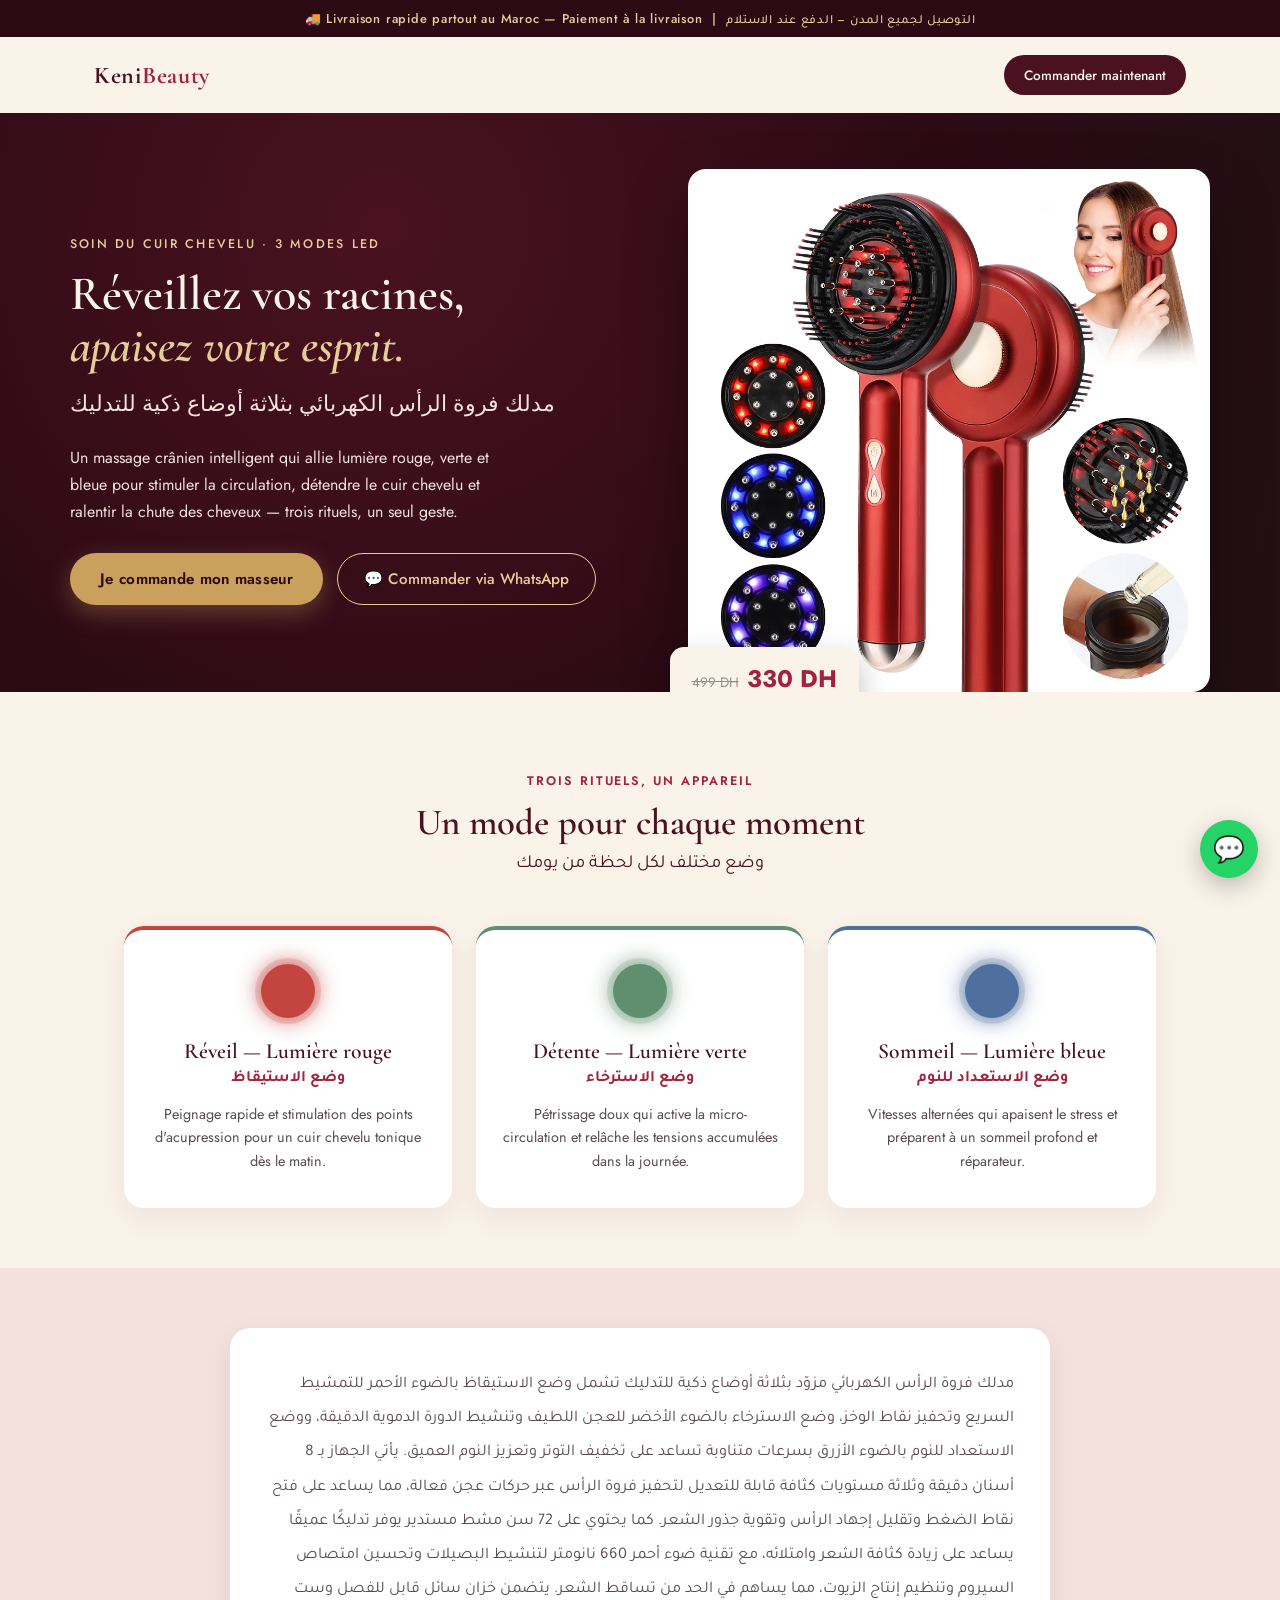
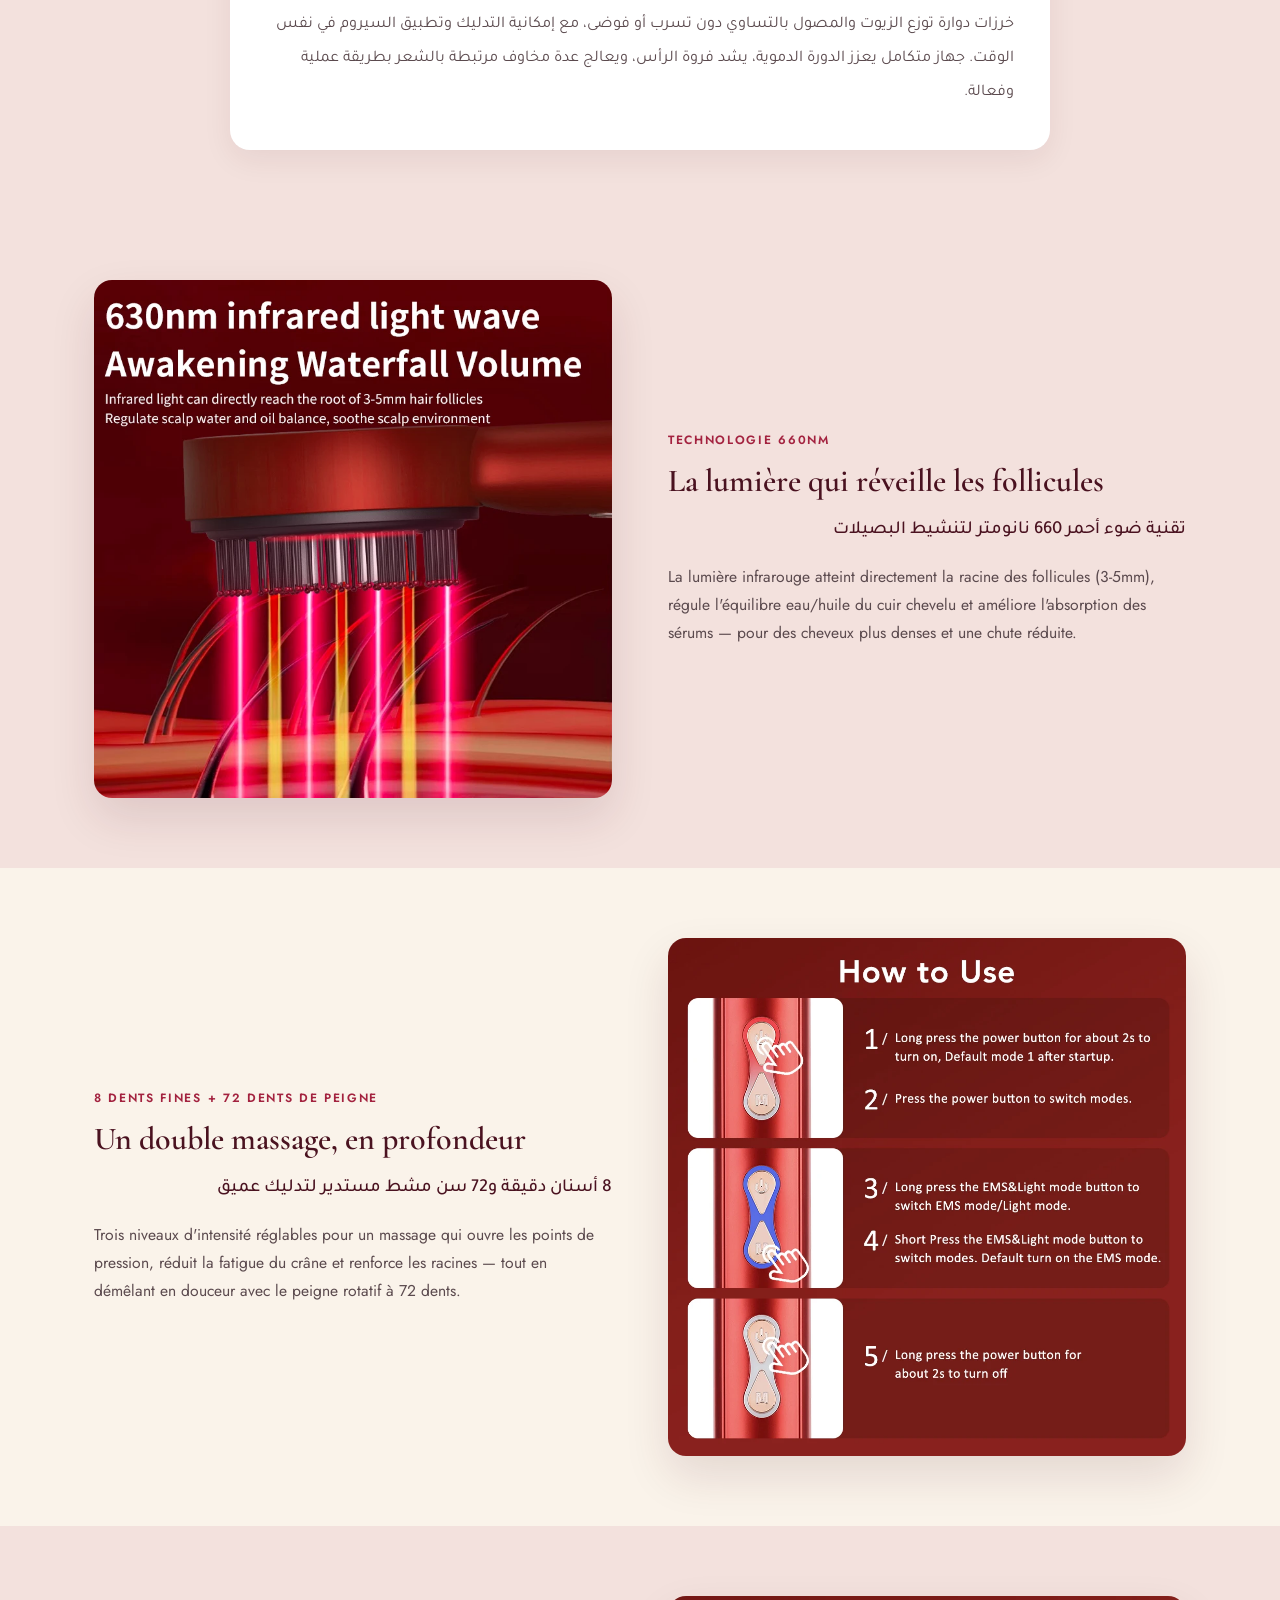
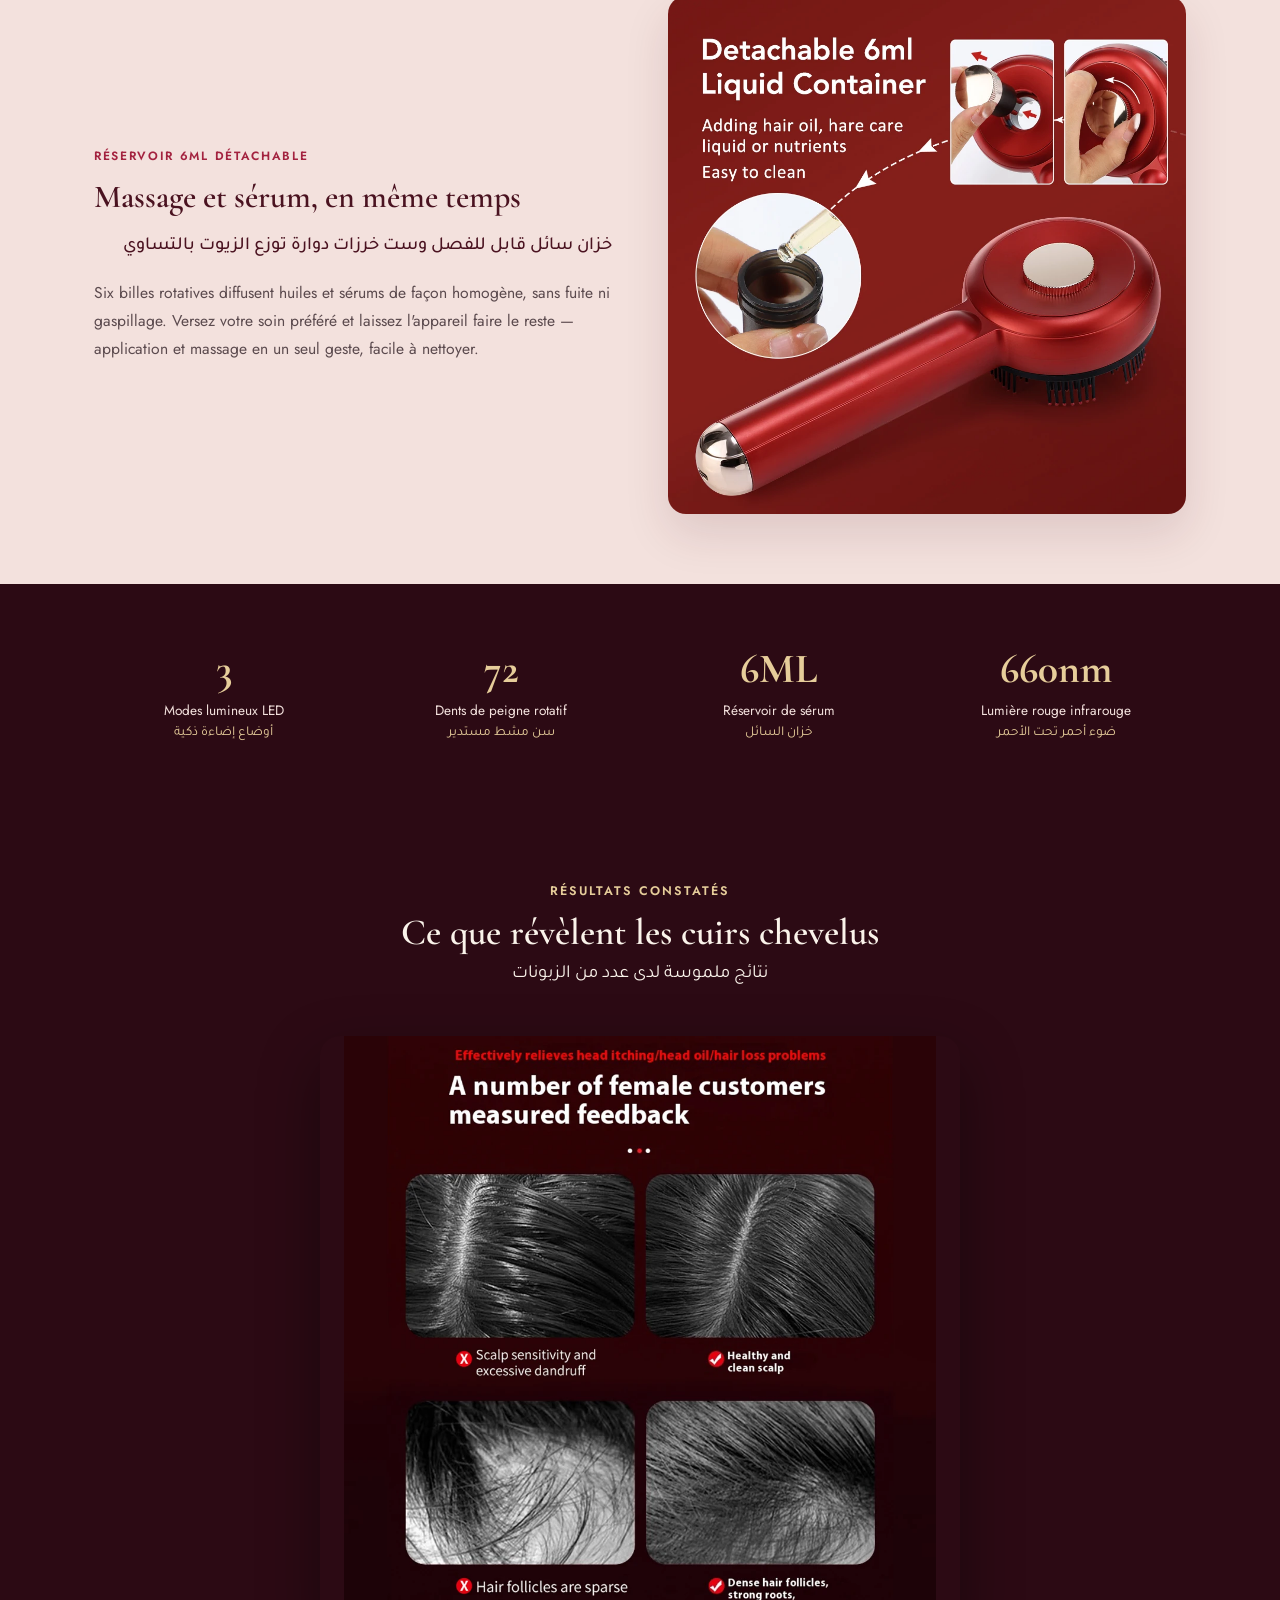
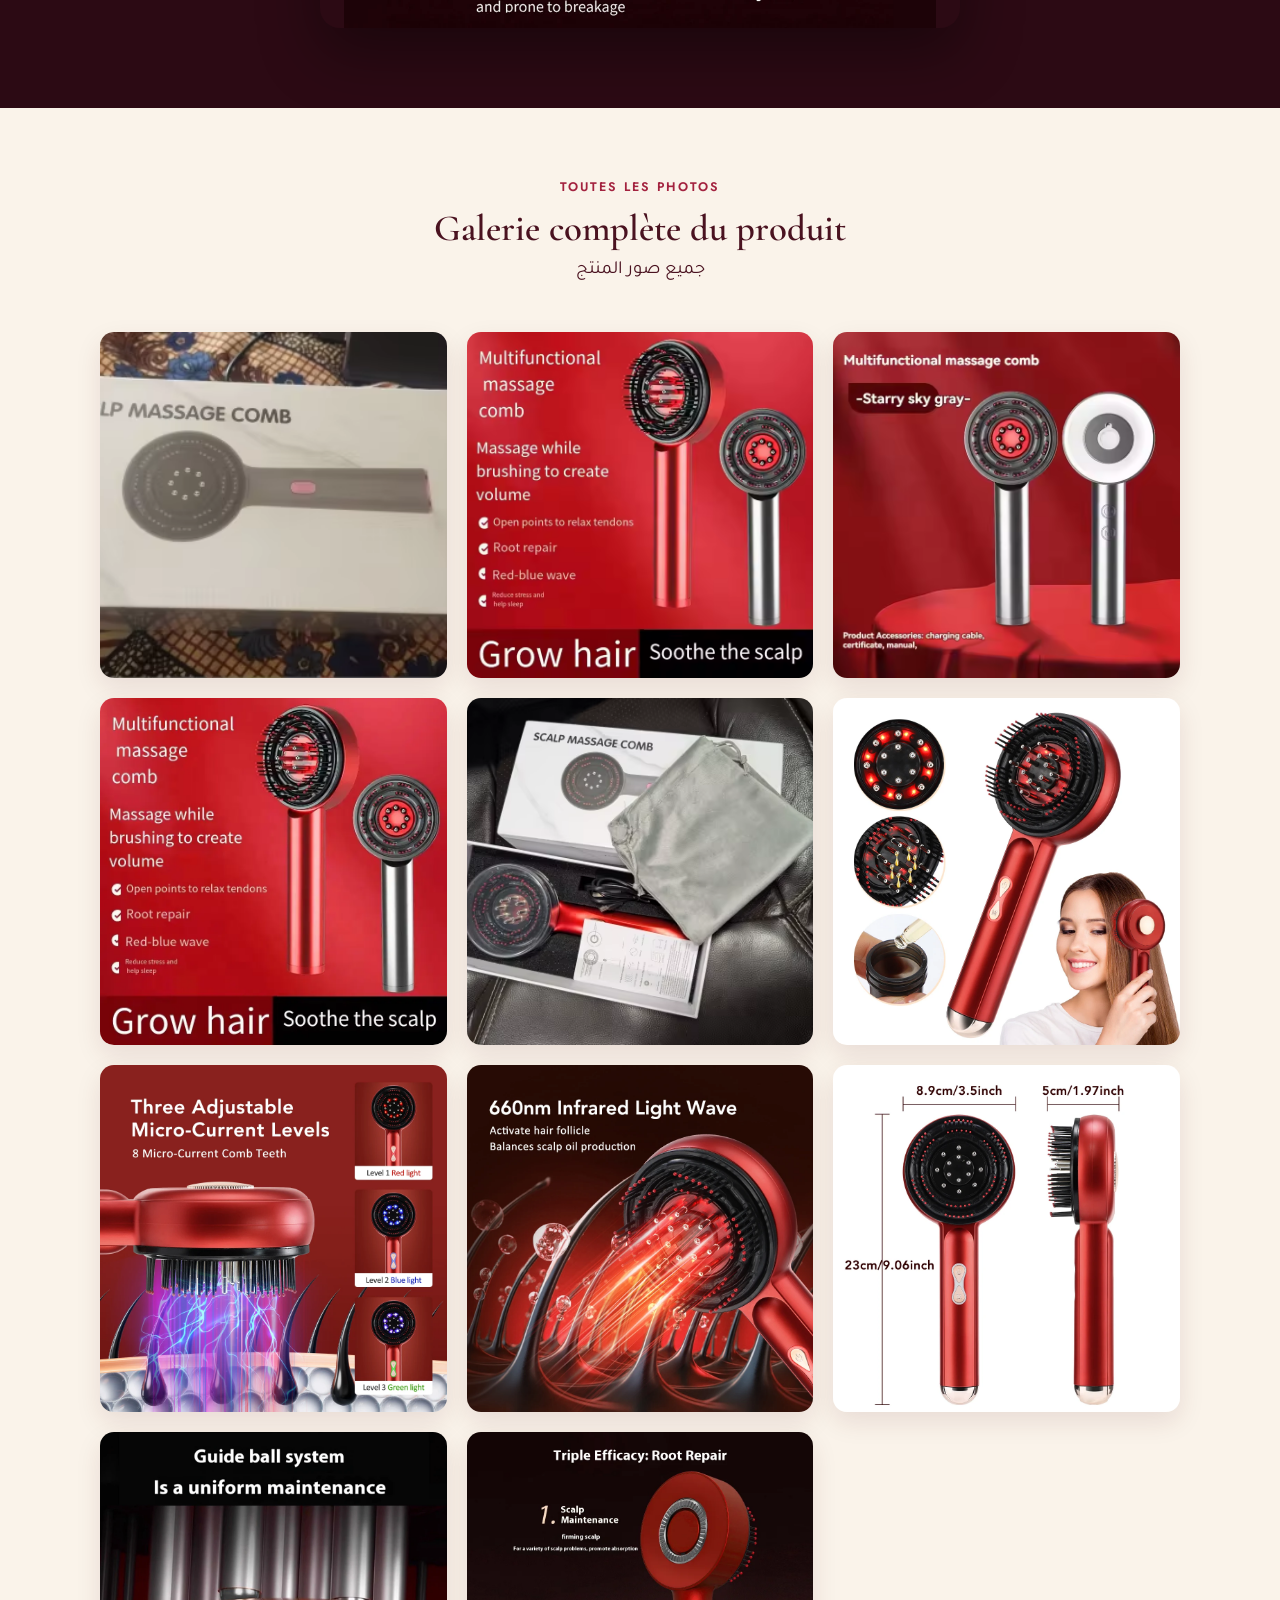
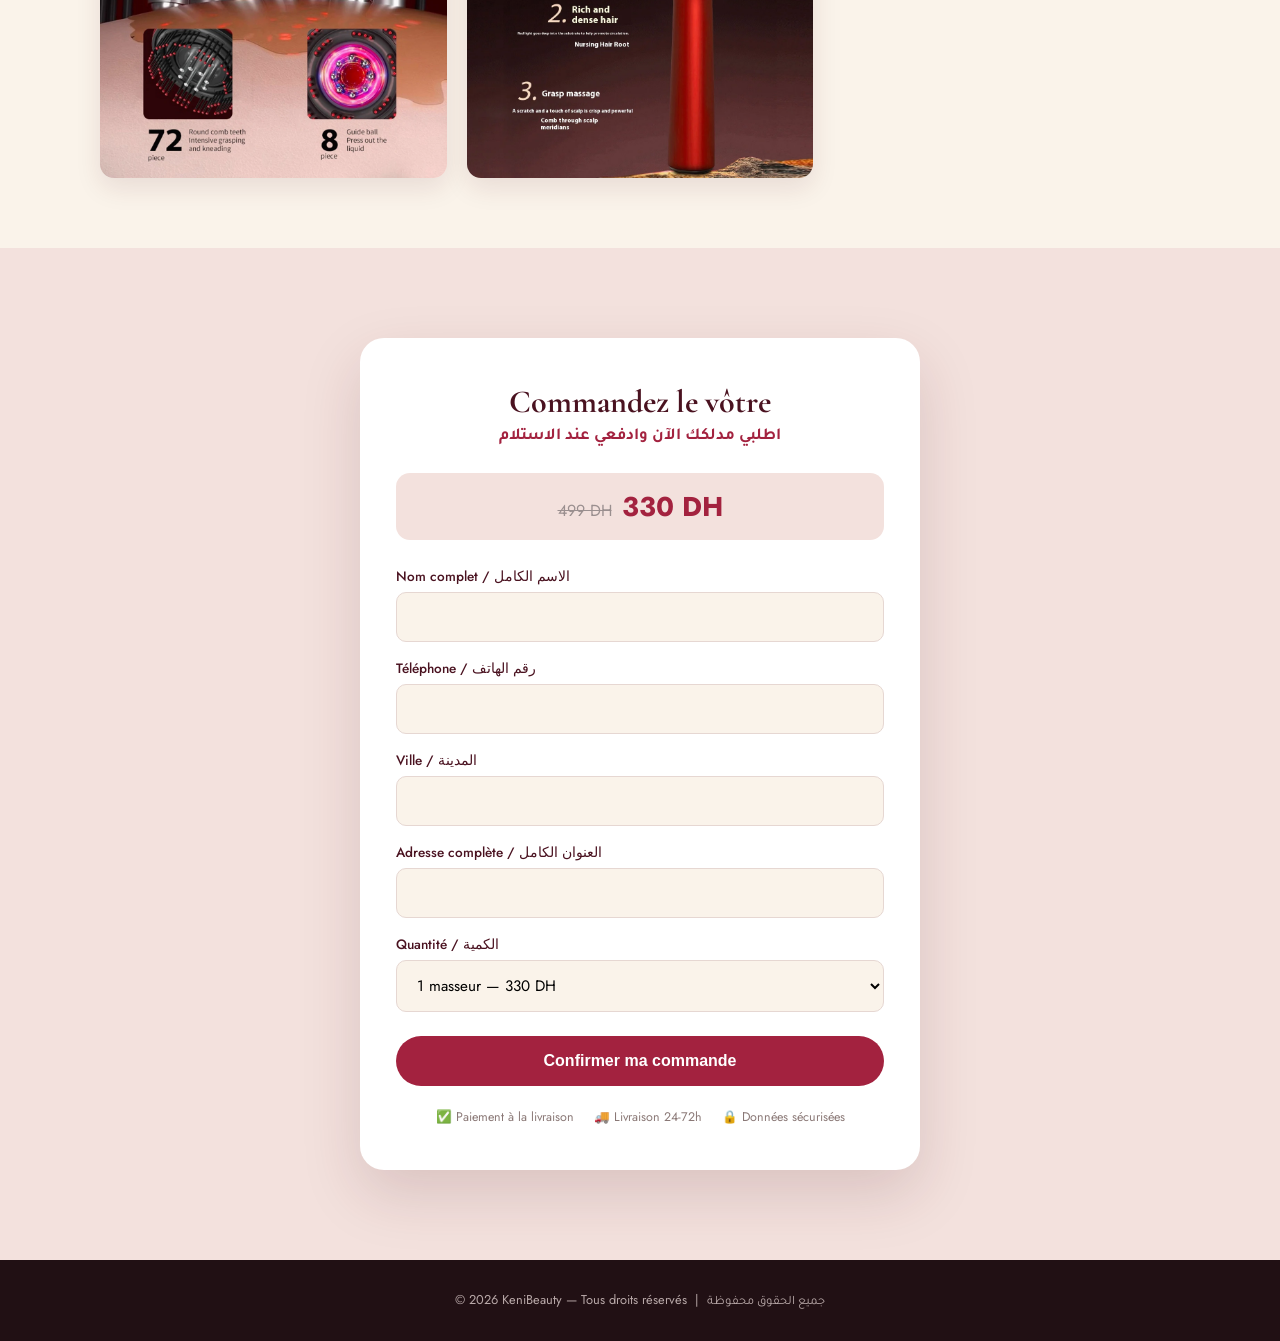
<file: keni-beauty/index.html>
<!DOCTYPE html>
<html lang="fr">
<head>
<meta charset="UTF-8">
<meta name="viewport" content="width=device-width, initial-scale=1.0">
<title>Masseur Crânien LED 3-en-1 | Soin du Cuir Chevelu</title>
<meta name="description" content="Masseur crânien électrique à 3 modes lumineux : réveil, relaxation, sommeil. Stimule la pousse, réduit la chute des cheveux.">

<!-- ===================== META PIXEL — remplacer 427894926949254 ===================== -->
<script>
!function(f,b,e,v,n,t,s)
{if(f.fbq)return;n=f.fbq=function(){n.callMethod?
n.callMethod.apply(n,arguments):n.queue.push(arguments)};
if(!f._fbq)f._fbq=n;n.push=n;n.loaded=!0;n.version='2.0';
n.queue=[];t=b.createElement(e);t.async=!0;
t.src=v;s=b.getElementsByTagName(e)[0];
s.parentNode.insertBefore(t,s)}(window, document,'script',
'https://connect.facebook.net/en_US/fbevents.js');
fbq('init', '427894926949254');
fbq('track', 'PageView');
</script>
<!-- ================================================================================ -->

<link rel="preconnect" href="https://fonts.googleapis.com">
<link href="https://fonts.googleapis.com/css2?family=Cormorant+Garamond:ital,wght@0,500;0,600;0,700;1,500&family=Jost:wght@300;400;500;600;700&family=Tajawal:wght@400;500;700;900&display=swap" rel="stylesheet">

<style>
  :root{
    --wine-deep:#2c0a14;
    --wine:#4a1220;
    --rose-red:#a3223f;
    --gold:#c9a15c;
    --gold-light:#e6cd9a;
    --cream:#faf3ea;
    --blush:#f3e1dd;
    --ink:#211014;
    --green-soft:#5f8f6e;
    --blue-soft:#4f6f9e;
  }
  *{margin:0;padding:0;box-sizing:border-box;}
  html{scroll-behavior:smooth;}
  body{
    font-family:'Jost',sans-serif;
    background:var(--cream);
    color:var(--ink);
    overflow-x:hidden;
  }
  .ar{
    font-family:'Tajawal',sans-serif;
    direction:rtl;
  }
  h1,h2,h3,.serif{
    font-family:'Cormorant Garamond',serif;
  }
  img{max-width:100%;display:block;}
  .wrap{max-width:1140px;margin:0 auto;padding:0 24px;}

  /* ---------- top bar ---------- */
  .topbar{
    background:var(--wine-deep);
    color:var(--gold-light);
    text-align:center;
    font-size:.8rem;
    letter-spacing:.06em;
    padding:9px 12px;
    font-weight:500;
  }
  .topbar .ar{font-size:.78rem;}

  /* ---------- header ---------- */
  header{
    display:flex;align-items:center;justify-content:space-between;
    padding:18px 24px;
    max-width:1140px;margin:0 auto;
  }
  .logo{
    font-family:'Cormorant Garamond',serif;
    font-weight:700;font-size:1.5rem;
    color:var(--wine);
    letter-spacing:.03em;
  }
  .logo span{color:var(--rose-red);}
  .header-cta{
    background:var(--wine);color:var(--cream);
    padding:10px 20px;border-radius:30px;
    font-size:.85rem;text-decoration:none;font-weight:500;
    white-space:nowrap;
  }

  /* ---------- hero ---------- */
  .hero{
    position:relative;
    background:radial-gradient(circle at 30% 20%, var(--wine) 0%, var(--wine-deep) 55%, var(--ink) 100%);
    color:var(--cream);
    padding:56px 24px 0;
    overflow:hidden;
  }
  .hero-grid{
    max-width:1140px;margin:0 auto;
    display:grid;grid-template-columns:1.05fr .95fr;
    gap:40px;align-items:center;
  }
  .hero-eyebrow{
    color:var(--gold-light);
    font-size:.78rem;letter-spacing:.18em;text-transform:uppercase;
    margin-bottom:16px;font-weight:500;
  }
  .hero h1{
    font-size:3rem;line-height:1.08;font-weight:600;
    margin-bottom:14px;
  }
  .hero h1 em{
    font-style:italic;color:var(--gold-light);
  }
  .hero .ar-tag{
    font-size:1.35rem;color:var(--blush);
    margin-bottom:22px;line-height:1.6;
  }
  .hero p.desc{
    color:var(--blush);
    font-size:1rem;line-height:1.7;margin-bottom:28px;
    max-width:440px;
  }
  .hero-ctas{display:flex;gap:14px;flex-wrap:wrap;margin-bottom:20px;}
  .btn-primary{
    background:var(--gold);color:var(--wine-deep);
    padding:15px 30px;border-radius:32px;
    text-decoration:none;font-weight:600;font-size:.95rem;
    letter-spacing:.02em;
    box-shadow:0 8px 24px rgba(201,161,92,.35);
    transition:transform .2s ease;
  }
  .btn-primary:hover{transform:translateY(-2px);}
  .btn-whatsapp{
    background:transparent;border:1.5px solid var(--gold-light);
    color:var(--gold-light);
    padding:14px 26px;border-radius:32px;
    text-decoration:none;font-weight:500;font-size:.95rem;
    display:flex;align-items:center;gap:8px;
  }
  .hero-img-wrap{position:relative;}
  .hero-img-wrap img{
    border-radius:18px;
    box-shadow:0 30px 60px rgba(0,0,0,.4);
  }
  .price-tag{
    position:absolute;bottom:-18px;left:-18px;
    background:var(--cream);color:var(--wine-deep);
    padding:14px 22px;border-radius:14px;
    box-shadow:0 12px 30px rgba(0,0,0,.25);
    font-family:'Jost',sans-serif;
  }
  .price-tag .old{
    text-decoration:line-through;color:#9a8f8f;font-size:.85rem;margin-right:8px;
  }
  .price-tag .new{
    font-size:1.5rem;font-weight:700;color:var(--rose-red);
  }

  /* ---------- mode selector (signature element) ---------- */
  .modes{
    padding:80px 24px 60px;
    background:var(--cream);
  }
  .section-head{text-align:center;max-width:640px;margin:0 auto 50px;}
  .section-head .eyebrow{
    color:var(--rose-red);font-size:.78rem;letter-spacing:.16em;
    text-transform:uppercase;font-weight:600;margin-bottom:10px;
  }
  .section-head h2{font-size:2.3rem;color:var(--wine);font-weight:600;}
  .section-head .ar{font-size:1.15rem;color:var(--wine);margin-top:8px;}

  .mode-cards{
    display:grid;grid-template-columns:repeat(3,1fr);gap:24px;
    max-width:1080px;margin:0 auto;
  }
  .mode-card{
    background:#fff;border-radius:20px;padding:34px 26px;
    text-align:center;
    box-shadow:0 10px 30px rgba(74,18,32,.07);
    border-top:4px solid var(--card-color, var(--rose-red));
    transition:transform .25s ease;
  }
  .mode-card:hover{transform:translateY(-6px);}
  .mode-dot{
    width:54px;height:54px;border-radius:50%;
    margin:0 auto 20px;
    background:var(--card-color);
    box-shadow:0 0 0 6px color-mix(in srgb, var(--card-color) 18%, transparent), 0 0 24px var(--card-color);
    animation:pulse 2.4s ease-in-out infinite;
  }
  @keyframes pulse{
    0%,100%{opacity:1;transform:scale(1);}
    50%{opacity:.75;transform:scale(1.08);}
  }
  .mode-card h3{font-size:1.35rem;color:var(--wine);margin-bottom:6px;font-weight:600;}
  .mode-card .tag-ar{font-family:'Tajawal',sans-serif;direction:rtl;color:var(--rose-red);font-size:1rem;margin-bottom:14px;font-weight:700;}
  .mode-card p{font-size:.9rem;line-height:1.65;color:#5b4a4e;}
  .mode-card.awake{--card-color:#c4453f;}
  .mode-card.relax{--card-color:var(--green-soft);}
  .mode-card.sleep{--card-color:var(--blue-soft);}

  /* ---------- description section ---------- */
  .description{
    background:var(--blush);
    padding:60px 24px;
  }
  .description .box{
    max-width:820px;margin:0 auto;
    background:#fff;border-radius:20px;
    padding:40px 36px;
    box-shadow:0 10px 30px rgba(74,18,32,.07);
  }
  .description .box p{
    font-family:'Tajawal',sans-serif;
    direction:rtl;text-align:right;
    color:#5b4a4e;font-size:1.02rem;line-height:2.1;
  }

  /* ---------- gallery ---------- */
  .gallery{
    padding:70px 24px;
    background:var(--cream);
  }
  .gallery-grid{
    display:grid;grid-template-columns:repeat(3,1fr);gap:20px;
    max-width:1080px;margin:0 auto;
  }
  .gallery-grid img{
    border-radius:14px;
    box-shadow:0 10px 26px rgba(74,18,32,.1);
    aspect-ratio:1/1;object-fit:cover;
  }
  @media (max-width:860px){
    .gallery-grid{grid-template-columns:repeat(2,1fr);}
  }

  /* ---------- feature rows ---------- */
  .feature{
    padding:70px 24px;
  }
  .feature .wrap{
    display:grid;grid-template-columns:1fr 1fr;gap:56px;align-items:center;
  }
  .feature.reverse .wrap{direction:ltr;}
  .feature.reverse .wrap > *:first-child{order:2;}
  .feature img{border-radius:18px;box-shadow:0 20px 46px rgba(74,18,32,.12);}
  .feature .eyebrow{color:var(--rose-red);font-size:.75rem;letter-spacing:.14em;text-transform:uppercase;font-weight:600;margin-bottom:12px;}
  .feature h3{font-size:2rem;color:var(--wine);margin-bottom:14px;font-weight:600;}
  .feature .ar-line{font-family:'Tajawal',sans-serif;direction:rtl;font-size:1.15rem;color:var(--wine);margin-bottom:16px;line-height:1.8;font-weight:500;}
  .feature p{color:#5b4a4e;line-height:1.8;font-size:.98rem;}
  .feature-alt{background:var(--blush);}

  /* ---------- specs strip ---------- */
  .specs{
    background:var(--wine-deep);color:var(--cream);
    padding:60px 24px;
  }
  .specs-grid{
    display:grid;grid-template-columns:repeat(4,1fr);gap:30px;
    max-width:1080px;margin:0 auto;text-align:center;
  }
  .specs-grid .num{font-family:'Cormorant Garamond',serif;font-size:2.6rem;color:var(--gold-light);font-weight:700;}
  .specs-grid .lbl{font-size:.85rem;color:var(--blush);margin-top:6px;line-height:1.5;}
  .specs-grid .lbl-ar{font-family:'Tajawal',sans-serif;direction:rtl;font-size:.85rem;color:var(--gold-light);margin-top:4px;}

  /* ---------- how to use ---------- */
  .howto{padding:80px 24px;background:var(--cream);}
  .howto-grid{
    max-width:1080px;margin:0 auto;
    display:grid;grid-template-columns:.9fr 1.1fr;gap:50px;align-items:center;
  }
  .howto img{border-radius:18px;box-shadow:0 20px 46px rgba(74,18,32,.12);}
  .step{display:flex;gap:18px;margin-bottom:26px;}
  .step-num{
    flex:none;width:36px;height:36px;border-radius:50%;
    background:var(--rose-red);color:#fff;
    display:flex;align-items:center;justify-content:center;
    font-weight:600;font-size:.95rem;
  }
  .step h4{color:var(--wine);font-size:1.05rem;margin-bottom:4px;font-weight:600;}
  .step p{font-size:.9rem;color:#5b4a4e;line-height:1.6;}

  /* ---------- testimonial / feedback ---------- */
  .feedback{padding:80px 24px;background:var(--wine-deep);color:var(--cream);}
  .feedback .section-head h2,.feedback .section-head .ar{color:var(--cream);}
  .feedback .section-head .eyebrow{color:var(--gold-light);}
  .feedback-img{max-width:640px;margin:0 auto;border-radius:20px;overflow:hidden;box-shadow:0 24px 60px rgba(0,0,0,.4);}

  /* ---------- order form ---------- */
  .order{padding:90px 24px;background:var(--blush);}
  .order-box{
    max-width:560px;margin:0 auto;background:#fff;
    border-radius:24px;padding:44px 36px;
    box-shadow:0 24px 60px rgba(74,18,32,.15);
  }
  .order-box h2{color:var(--wine);font-size:2rem;text-align:center;margin-bottom:6px;}
  .order-box .ar{font-family:'Tajawal',sans-serif;direction:rtl;text-align:center;color:var(--rose-red);font-size:1.05rem;margin-bottom:26px;font-weight:600;}
  .order-price{
    text-align:center;margin-bottom:26px;
    padding:14px;background:var(--blush);border-radius:14px;
  }
  .order-price .old{text-decoration:line-through;color:#9a8f8f;margin-right:10px;}
  .order-price .new{font-size:1.7rem;font-weight:700;color:var(--rose-red);}
  .field{margin-bottom:16px;}
  .field label{display:block;font-size:.85rem;color:var(--wine);margin-bottom:6px;font-weight:500;}
  .field input,.field select{
    width:100%;padding:13px 16px;border-radius:10px;
    border:1.5px solid #e6d7d2;font-family:'Jost',sans-serif;font-size:.95rem;
    background:var(--cream);
  }
  .field input:focus,.field select:focus{outline:none;border-color:var(--rose-red);}
  .submit-btn{
    width:100%;background:var(--rose-red);color:#fff;
    border:none;padding:16px;border-radius:32px;
    font-size:1rem;font-weight:600;cursor:pointer;margin-top:8px;
    transition:background .2s ease;
  }
  .submit-btn:hover{background:var(--wine);}
  .trust-row{
    display:flex;justify-content:center;gap:20px;margin-top:22px;
    font-size:.78rem;color:#8a7876;flex-wrap:wrap;
  }

  /* ---------- floating whatsapp ---------- */
  .float-whatsapp{
    position:fixed;bottom:22px;right:22px;z-index:999;
    background:#25D366;color:#fff;
    width:58px;height:58px;border-radius:50%;
    display:flex;align-items:center;justify-content:center;
    box-shadow:0 8px 24px rgba(0,0,0,.25);text-decoration:none;
    font-size:1.6rem;
  }

  footer{
    background:var(--ink);color:#b9a9a9;
    text-align:center;padding:30px 24px;font-size:.8rem;
  }

  @media (max-width:860px){
    .hero-grid,.feature .wrap,.howto-grid{grid-template-columns:1fr;}
    .feature.reverse .wrap > *:first-child{order:0;}
    .mode-cards{grid-template-columns:1fr;}
    .specs-grid{grid-template-columns:repeat(2,1fr);}
    .hero h1{font-size:2.2rem;}
    header{flex-direction:column;gap:12px;text-align:center;}
  }
</style>
</head>
<body>

<div class="topbar">
  🚚 Livraison rapide partout au Maroc — Paiement à la livraison &nbsp;|&nbsp;
  <span class="ar">التوصيل لجميع المدن — الدفع عند الاستلام</span>
</div>

<header>
  <div class="logo">Keni<span>Beauty</span></div>
  <a href="#order" class="header-cta">Commander maintenant</a>
</header>

<!-- ================= HERO ================= -->
<section class="hero">
  <div class="hero-grid">
    <div>
      <div class="hero-eyebrow">Soin du cuir chevelu · 3 modes LED</div>
      <h1>Réveillez vos racines,<br><em>apaisez votre esprit.</em></h1>
      <div class="ar-tag">مدلك فروة الرأس الكهربائي بثلاثة أوضاع ذكية للتدليك</div>
      <p class="desc">Un massage crânien intelligent qui allie lumière rouge, verte et bleue pour stimuler la circulation, détendre le cuir chevelu et ralentir la chute des cheveux — trois rituels, un seul geste.</p>
      <div class="hero-ctas">
        <a href="#order" class="btn-primary">Je commande mon masseur</a>
        <a href="https://wa.me/212612449474?text=Bghit%20nchri%20l%20masseur%20crânien" class="btn-whatsapp" target="_blank">💬 Commander via WhatsApp</a>
      </div>
    </div>
    <div class="hero-img-wrap">
      <img src="images/hero.png" alt="Masseur crânien électrique LED 3 modes">
      <div class="price-tag"><span class="old">499 DH</span><span class="new">330 DH</span></div>
    </div>
  </div>
</section>

<!-- ================= 3 MODES ================= -->
<section class="modes">
  <div class="section-head">
    <div class="eyebrow">Trois rituels, un appareil</div>
    <h2>Un mode pour chaque moment</h2>
    <div class="ar">وضع مختلف لكل لحظة من يومك</div>
  </div>
  <div class="mode-cards wrap">
    <div class="mode-card awake">
      <div class="mode-dot"></div>
      <h3>Réveil — Lumière rouge</h3>
      <div class="tag-ar">وضع الاستيقاظ</div>
      <p>Peignage rapide et stimulation des points d'acupression pour un cuir chevelu tonique dès le matin.</p>
    </div>
    <div class="mode-card relax">
      <div class="mode-dot"></div>
      <h3>Détente — Lumière verte</h3>
      <div class="tag-ar">وضع الاسترخاء</div>
      <p>Pétrissage doux qui active la micro-circulation et relâche les tensions accumulées dans la journée.</p>
    </div>
    <div class="mode-card sleep">
      <div class="mode-dot"></div>
      <h3>Sommeil — Lumière bleue</h3>
      <div class="tag-ar">وضع الاستعداد للنوم</div>
      <p>Vitesses alternées qui apaisent le stress et préparent à un sommeil profond et réparateur.</p>
    </div>
  </div>
</section>

<!-- ================= DESCRIPTION ================= -->
<section class="description">
  <div class="box">
    <p>مدلك فروة الرأس الكهربائي مزوّد بثلاثة أوضاع ذكية للتدليك تشمل وضع الاستيقاظ بالضوء الأحمر للتمشيط السريع وتحفيز نقاط الوخز، وضع الاسترخاء بالضوء الأخضر للعجن اللطيف وتنشيط الدورة الدموية الدقيقة، ووضع الاستعداد للنوم بالضوء الأزرق بسرعات متناوبة تساعد على تخفيف التوتر وتعزيز النوم العميق. يأتي الجهاز بـ 8 أسنان دقيقة وثلاثة مستويات كثافة قابلة للتعديل لتحفيز فروة الرأس عبر حركات عجن فعالة، مما يساعد على فتح نقاط الضغط وتقليل إجهاد الرأس وتقوية جذور الشعر. كما يحتوي على 72 سن مشط مستدير يوفر تدليكًا عميقًا يساعد على زيادة كثافة الشعر وامتلائه، مع تقنية ضوء أحمر 660 نانومتر لتنشيط البصيلات وتحسين امتصاص السيروم وتنظيم إنتاج الزيوت، مما يساهم في الحد من تساقط الشعر. يتضمن خزان سائل قابل للفصل وست خرزات دوارة توزع الزيوت والمصول بالتساوي دون تسرب أو فوضى، مع إمكانية التدليك وتطبيق السيروم في نفس الوقت. جهاز متكامل يعزز الدورة الدموية، يشد فروة الرأس، ويعالج عدة مخاوف مرتبطة بالشعر بطريقة عملية وفعالة.</p>
  </div>
</section>

<!-- ================= FEATURE: red light ================= -->
<section class="feature feature-alt">
  <div class="wrap">
    <img src="images/red-light.png" alt="Technologie lumière rouge 660nm">
    <div>
      <div class="eyebrow">Technologie 660nm</div>
      <h3>La lumière qui réveille les follicules</h3>
      <div class="ar-line">تقنية ضوء أحمر 660 نانومتر لتنشيط البصيلات</div>
      <p>La lumière infrarouge atteint directement la racine des follicules (3-5mm), régule l'équilibre eau/huile du cuir chevelu et améliore l'absorption des sérums — pour des cheveux plus denses et une chute réduite.</p>
    </div>
  </div>
</section>

<!-- ================= FEATURE: teeth/comb ================= -->
<section class="feature">
  <div class="wrap">
    <div>
      <div class="eyebrow">8 dents fines + 72 dents de peigne</div>
      <h3>Un double massage, en profondeur</h3>
      <div class="ar-line">8 أسنان دقيقة و72 سن مشط مستدير لتدليك عميق</div>
      <p>Trois niveaux d'intensité réglables pour un massage qui ouvre les points de pression, réduit la fatigue du crâne et renforce les racines — tout en démêlant en douceur avec le peigne rotatif à 72 dents.</p>
    </div>
    <img src="images/how-to-use.png" alt="Utilisation du masseur crânien">
  </div>
</section>

<!-- ================= FEATURE: reservoir ================= -->
<section class="feature feature-alt reverse">
  <div class="wrap">
    <img src="images/reservoir.png" alt="Réservoir de sérum 6ml avec billes rotatives">
    <div>
      <div class="eyebrow">Réservoir 6ML détachable</div>
      <h3>Massage et sérum, en même temps</h3>
      <div class="ar-line">خزان سائل قابل للفصل وست خرزات دوارة توزع الزيوت بالتساوي</div>
      <p>Six billes rotatives diffusent huiles et sérums de façon homogène, sans fuite ni gaspillage. Versez votre soin préféré et laissez l'appareil faire le reste — application et massage en un seul geste, facile à nettoyer.</p>
    </div>
  </div>
</section>

<!-- ================= SPECS STRIP ================= -->
<section class="specs">
  <div class="specs-grid">
    <div>
      <div class="num">3</div>
      <div class="lbl">Modes lumineux LED</div>
      <div class="lbl-ar">أوضاع إضاءة ذكية</div>
    </div>
    <div>
      <div class="num">72</div>
      <div class="lbl">Dents de peigne rotatif</div>
      <div class="lbl-ar">سن مشط مستدير</div>
    </div>
    <div>
      <div class="num">6ML</div>
      <div class="lbl">Réservoir de sérum</div>
      <div class="lbl-ar">خزان السائل</div>
    </div>
    <div>
      <div class="num">660nm</div>
      <div class="lbl">Lumière rouge infrarouge</div>
      <div class="lbl-ar">ضوء أحمر تحت الأحمر</div>
    </div>
  </div>
</section>

<!-- ================= FEEDBACK ================= -->
<section class="feedback">
  <div class="section-head">
    <div class="eyebrow">Résultats constatés</div>
    <h2>Ce que révèlent les cuirs chevelus</h2>
    <div class="ar">نتائج ملموسة لدى عدد من الزبونات</div>
  </div>
  <div class="feedback-img wrap">
    <img src="images/feedback.png" alt="Avant après massage crânien">
  </div>
</section>

<!-- ================= GALLERY (كل الصور) ================= -->
<section class="gallery">
  <div class="section-head">
    <div class="eyebrow">Toutes les photos</div>
    <h2>Galerie complète du produit</h2>
    <div class="ar">جميع صور المنتج</div>
  </div>
  <div class="gallery-grid">
    <img src="images/gallery/comb-multifunctional.png" alt="Masseur crânien multifonctionnel">
    <img src="images/gallery/comb-red-blue-wave.png" alt="Masseur crânien lumière rouge-bleue">
    <img src="images/gallery/comb-usage.png" alt="Utilisation du masseur crânien">
    <img src="images/gallery/comb-starry-gray.png" alt="Masseur crânien coloris gris">
    <img src="images/gallery/comb-closeup.png" alt="Gros plan tête du masseur">
    <img src="images/gallery/comb-with-model.png" alt="Masseur crânien avec modèle">
    <img src="images/gallery/three-light-levels.png" alt="Trois niveaux de micro-courant">
    <img src="images/gallery/660nm-infrared.png" alt="Lumière infrarouge 660nm">
    <img src="images/gallery/dimensions.png" alt="Dimensions du masseur crânien">
    <img src="images/gallery/guide-ball-system.png" alt="Système de billes guides">
    <img src="images/gallery/triple-efficacy.png" alt="Triple efficacité réparation racines">
  </div>
</section>

<!-- ================= ORDER FORM ================= -->
<section class="order" id="order">
  <div class="order-box">
    <h2>Commandez le vôtre</h2>
    <div class="ar">اطلبي مدلكك الآن وادفعي عند الاستلام</div>
    <div class="order-price">
      <span class="old">499 DH</span><span class="new">330 DH</span>
    </div>

    <!-- ===== Remplacer YOUR_FORM_ID par ton ID Formspree ===== -->
    <form action="https://formspree.io/f/mwvzjgqe" method="POST">
      <div class="field">
        <label>Nom complet / الاسم الكامل</label>
        <input type="text" name="nom" required>
      </div>
      <div class="field">
        <label>Téléphone / رقم الهاتف</label>
        <input type="tel" name="telephone" required>
      </div>
      <div class="field">
        <label>Ville / المدينة</label>
        <input type="text" name="ville" required>
      </div>
      <div class="field">
        <label>Adresse complète / العنوان الكامل</label>
        <input type="text" name="adresse" required>
      </div>
      <div class="field">
        <label>Quantité / الكمية</label>
        <select name="quantite">
          <option>1 masseur — 330 DH</option>
          <option>2 masseurs — 449 DH</option>
          <option>3 masseurs — 599 DH</option>
        </select>
      </div>
      <button type="submit" class="submit-btn" onclick="fbq('track','Lead');">Confirmer ma commande</button>
    </form>

    <div class="trust-row">
      <span>✅ Paiement à la livraison</span>
      <span>🚚 Livraison 24-72h</span>
      <span>🔒 Données sécurisées</span>
    </div>
  </div>
</section>

<a href="https://wa.me/212612449474?text=Bghit%20nchri%20l%20masseur%20crânien" class="float-whatsapp" target="_blank">💬</a>

<footer>
  © 2026 KeniBeauty — Tous droits réservés &nbsp;|&nbsp; <span class="ar">جميع الحقوق محفوظة</span>
</footer>

</body>
</html>
</file>
